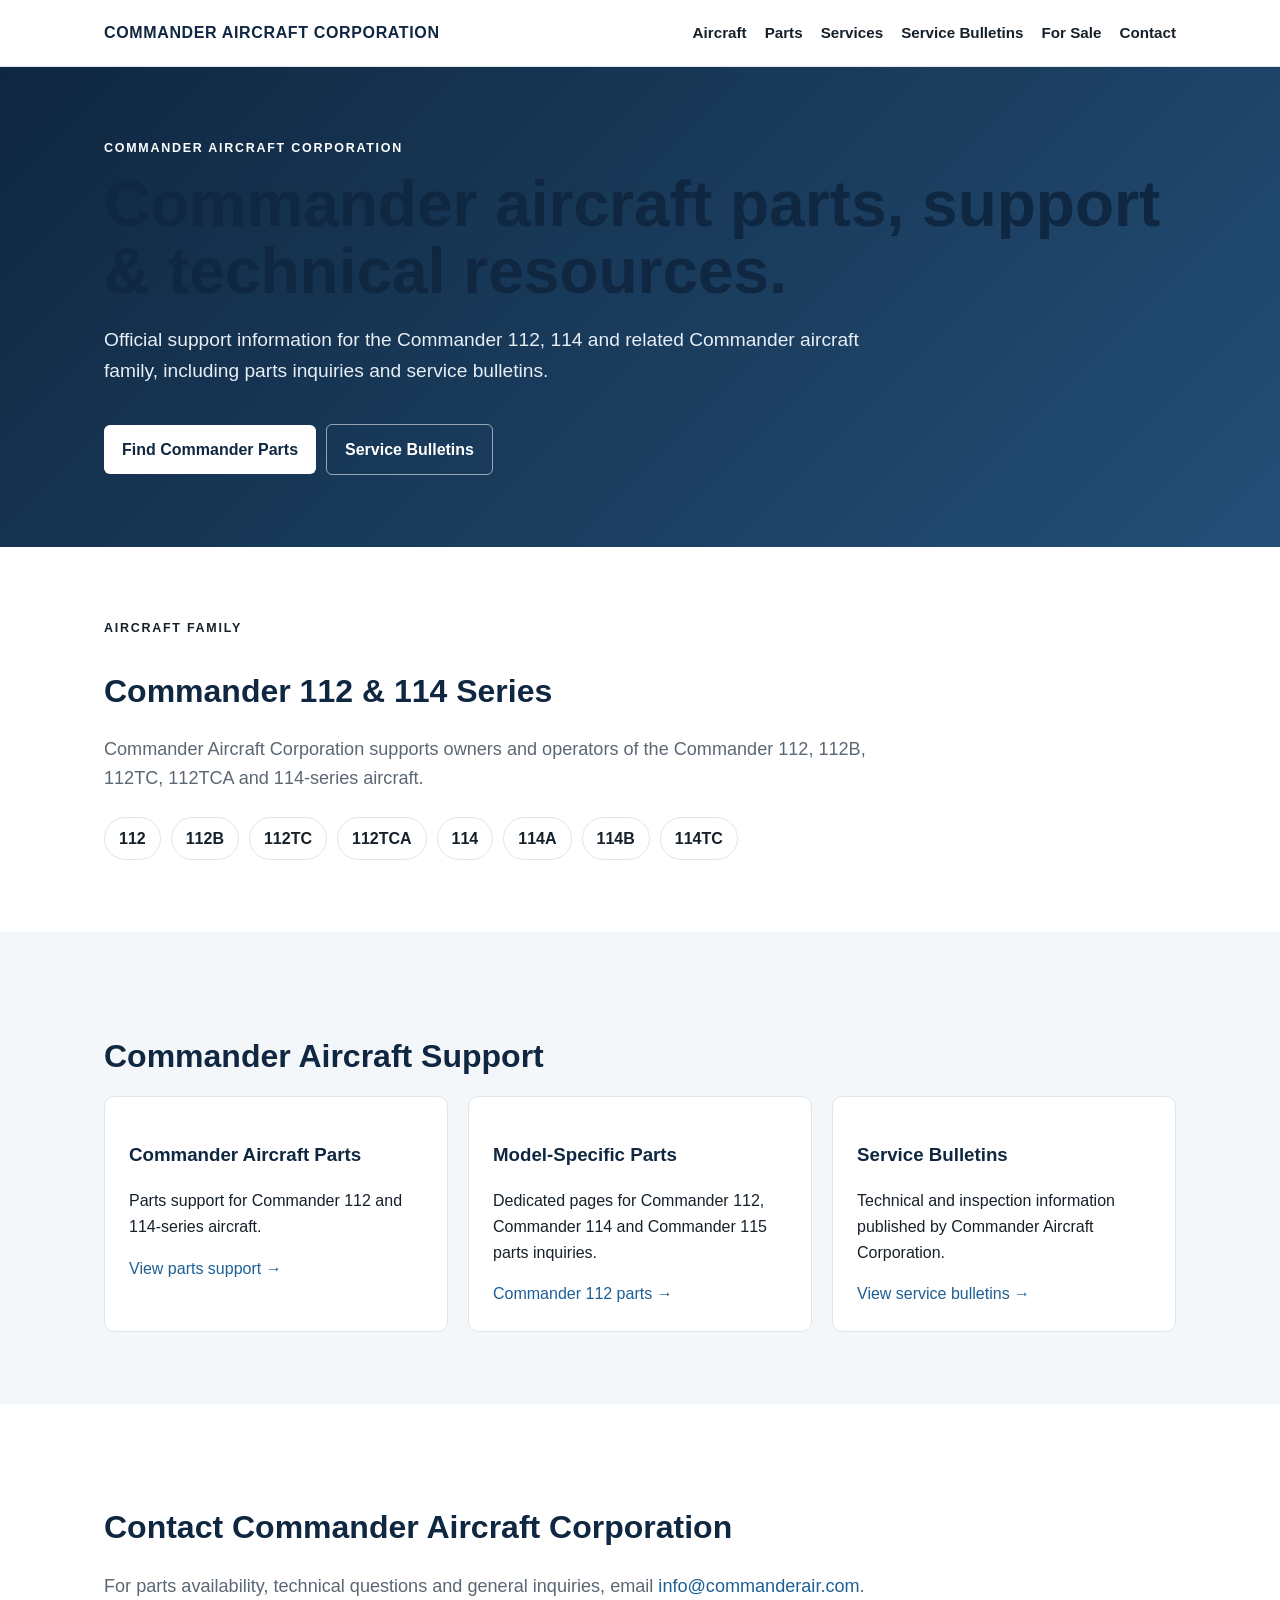
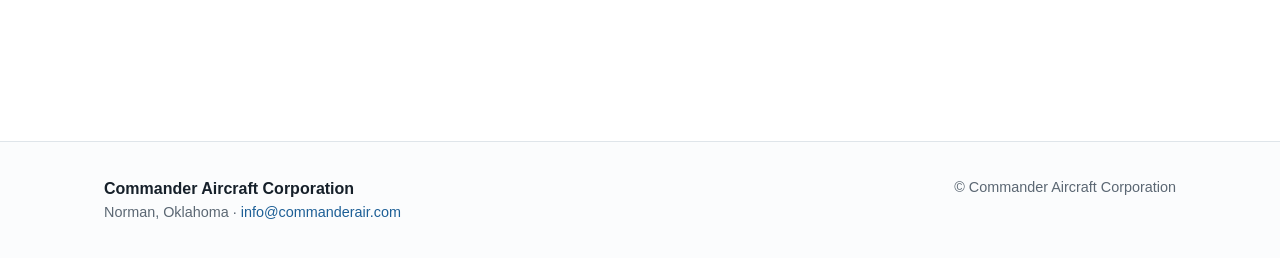
<file: index.html>
<!doctype html><html lang="en"><head><meta charset="utf-8"><meta name="viewport" content="width=device-width,initial-scale=1"><title>Commander Aircraft Corporation | Parts & Support for Commander 112, 114 & 115</title><meta name="description" content="Official Commander Aircraft Corporation website for Commander aircraft parts, technical support and service information for Commander 112, 114 and 115 aircraft."><link rel="canonical" href="https://commanderair.com/"><link rel="stylesheet" href="styles.css"><script type="application/ld+json">{"@context":"https://schema.org","@graph":[{"@type":"Organization","name":"Commander Aircraft Corporation","url":"https://commanderair.com/","email":"info@commanderair.com","address":{"@type":"PostalAddress","addressLocality":"Norman","addressRegion":"OK","addressCountry":"US"}},{"@type":"WebSite","name":"Commander Aircraft Corporation","alternateName":"Commander Aircraft","url":"https://commanderair.com/"}]}</script></head><body><header><nav class="nav"><a class="brand" href="index.html">COMMANDER AIRCRAFT CORPORATION</a><div class="links"><a href="aircraft.html">Aircraft</a><a href="commander-aircraft-parts.html">Parts</a><a href="services.html">Services</a><a href="service-bulletins.html">Service Bulletins</a><a href="aircraft-for-sale.html">For Sale</a><a href="contact.html">Contact</a></div></nav></header><section class="hero"><div class="hero-inner"><div class="eyebrow">Commander Aircraft Corporation</div><h1>Commander aircraft parts, support & technical resources.</h1><p>Official support information for the Commander 112, 114 and related Commander aircraft family, including parts inquiries and service bulletins.</p><a class="cta" href="commander-aircraft-parts.html">Find Commander Parts</a><a class="cta secondary" href="service-bulletins.html">Service Bulletins</a></div></section>
<section class="section"><div class="kicker">Aircraft Family</div><h2>Commander 112 & 114 Series</h2><p class="lead">Commander Aircraft Corporation supports owners and operators of the Commander 112, 112B, 112TC, 112TCA and 114-series aircraft.</p><div class="model-list"><div class="pill">112</div><div class="pill">112B</div><div class="pill">112TC</div><div class="pill">112TCA</div><div class="pill">114</div><div class="pill">114A</div><div class="pill">114B</div><div class="pill">114TC</div></div></section>
<section class="band"><div class="section"><h2>Commander Aircraft Support</h2><div class="grid"><div class="card"><h3>Commander Aircraft Parts</h3><p>Parts support for Commander 112 and 114-series aircraft.</p><a href="commander-aircraft-parts.html">View parts support →</a></div><div class="card"><h3>Model-Specific Parts</h3><p>Dedicated pages for Commander 112, Commander 114 and Commander 115 parts inquiries.</p><a href="commander-112-parts.html">Commander 112 parts →</a></div><div class="card"><h3>Service Bulletins</h3><p>Technical and inspection information published by Commander Aircraft Corporation.</p><a href="service-bulletins.html">View service bulletins →</a></div></div></div></section>
<section class="section"><h2>Contact Commander Aircraft Corporation</h2><p class="lead">For parts availability, technical questions and general inquiries, email <a href="mailto:info@commanderair.com">info@commanderair.com</a>.</p></section><footer class="footer"><div class="section"><div><strong>Commander Aircraft Corporation</strong><div class="small">Norman, Oklahoma · <a href="mailto:info@commanderair.com">info@commanderair.com</a></div></div><div class="small">© Commander Aircraft Corporation</div></div></footer></body></html>
</file>
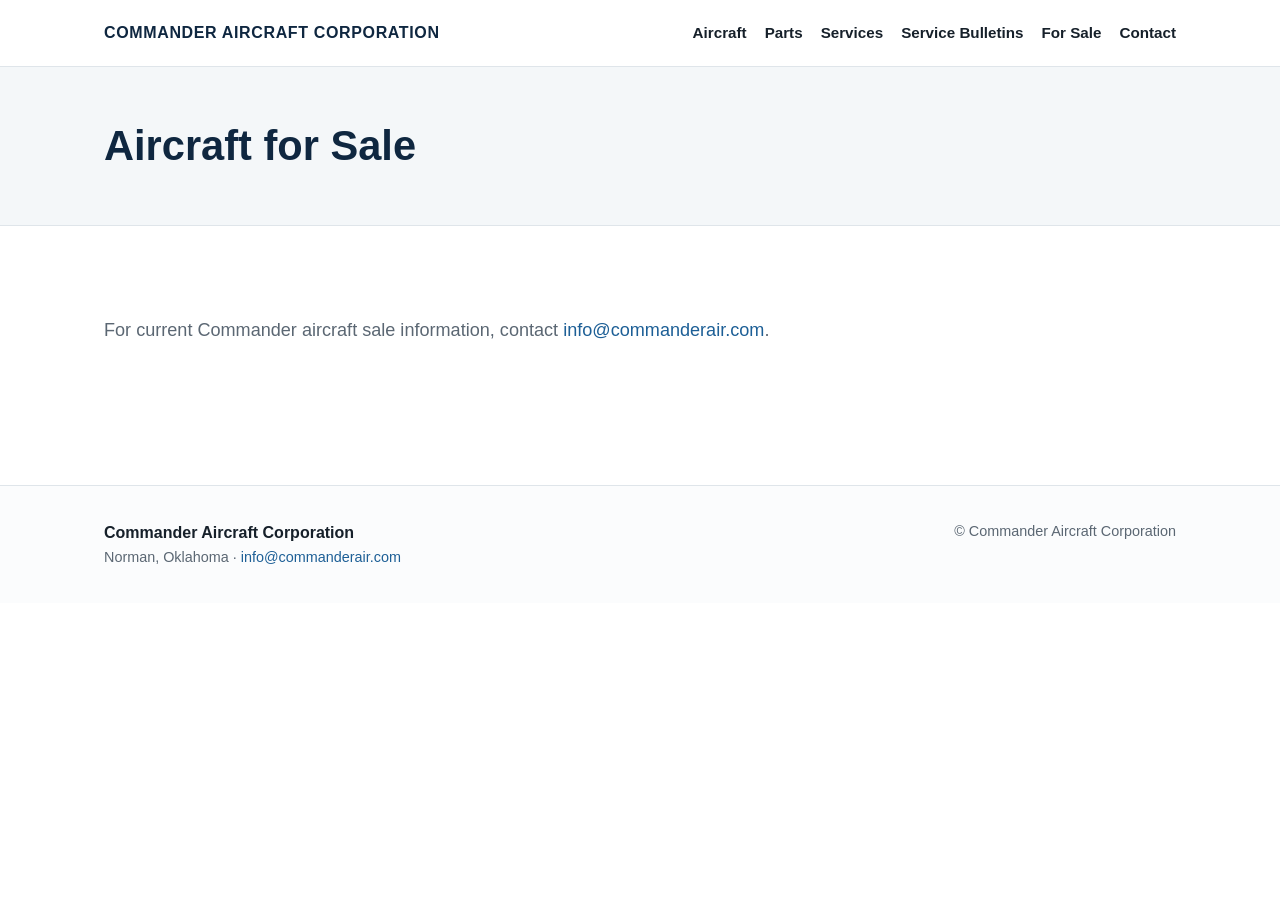
<file: aircraft-for-sale.html>
<!doctype html><html lang="en"><head><meta charset="utf-8"><meta name="viewport" content="width=device-width,initial-scale=1"><title>Commander Aircraft for Sale</title><meta name="description" content="Contact Commander Aircraft Corporation for current aircraft sale information."><link rel="canonical" href="https://commanderair.com/aircraft-for-sale.html"><link rel="stylesheet" href="styles.css"></head><body><header><nav class="nav"><a class="brand" href="index.html">COMMANDER AIRCRAFT CORPORATION</a><div class="links"><a href="aircraft.html">Aircraft</a><a href="commander-aircraft-parts.html">Parts</a><a href="services.html">Services</a><a href="service-bulletins.html">Service Bulletins</a><a href="aircraft-for-sale.html">For Sale</a><a href="contact.html">Contact</a></div></nav></header><div class="page-hero"><div class="section"><h1>Aircraft for Sale</h1></div></div><main class="section"><p class="lead">For current Commander aircraft sale information, contact <a href="mailto:info@commanderair.com">info@commanderair.com</a>.</p></main><footer class="footer"><div class="section"><div><strong>Commander Aircraft Corporation</strong><div class="small">Norman, Oklahoma · <a href="mailto:info@commanderair.com">info@commanderair.com</a></div></div><div class="small">© Commander Aircraft Corporation</div></div></footer></body></html>
</file>
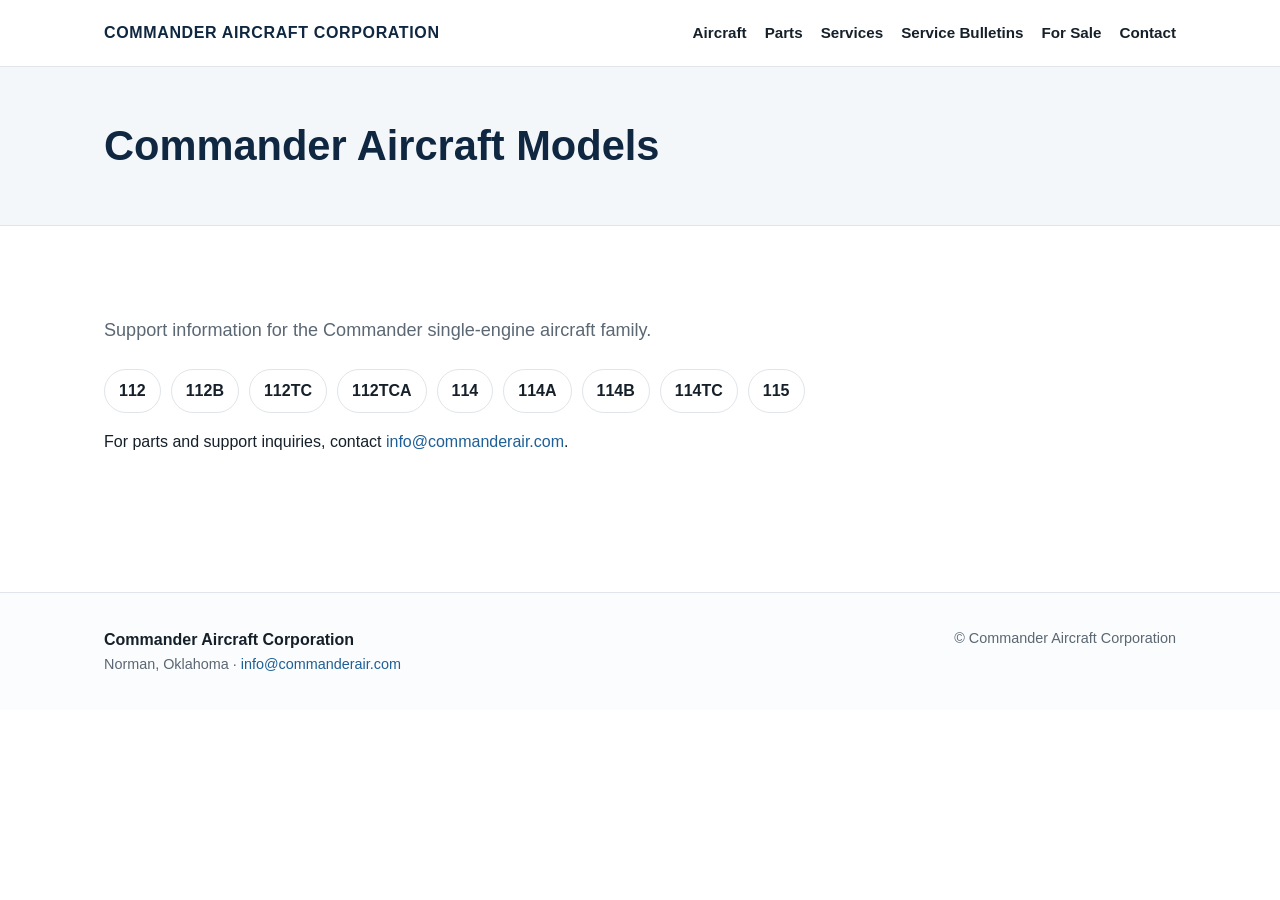
<file: aircraft.html>
<!doctype html><html lang="en"><head><meta charset="utf-8"><meta name="viewport" content="width=device-width,initial-scale=1"><title>Commander Aircraft Models | Commander 112, 114 & 115</title><meta name="description" content="Commander aircraft model support information for Commander 112, 114 and 115 aircraft."><link rel="canonical" href="https://commanderair.com/aircraft.html"><link rel="stylesheet" href="styles.css"></head><body><header><nav class="nav"><a class="brand" href="index.html">COMMANDER AIRCRAFT CORPORATION</a><div class="links"><a href="aircraft.html">Aircraft</a><a href="commander-aircraft-parts.html">Parts</a><a href="services.html">Services</a><a href="service-bulletins.html">Service Bulletins</a><a href="aircraft-for-sale.html">For Sale</a><a href="contact.html">Contact</a></div></nav></header><div class="page-hero"><div class="section"><h1>Commander Aircraft Models</h1></div></div><main class="section"><p class="lead">Support information for the Commander single-engine aircraft family.</p><div class="model-list"><div class="pill">112</div><div class="pill">112B</div><div class="pill">112TC</div><div class="pill">112TCA</div><div class="pill">114</div><div class="pill">114A</div><div class="pill">114B</div><div class="pill">114TC</div><div class="pill">115</div></div><p>For parts and support inquiries, contact <a href="mailto:info@commanderair.com">info@commanderair.com</a>.</p></main><footer class="footer"><div class="section"><div><strong>Commander Aircraft Corporation</strong><div class="small">Norman, Oklahoma · <a href="mailto:info@commanderair.com">info@commanderair.com</a></div></div><div class="small">© Commander Aircraft Corporation</div></div></footer></body></html>
</file>
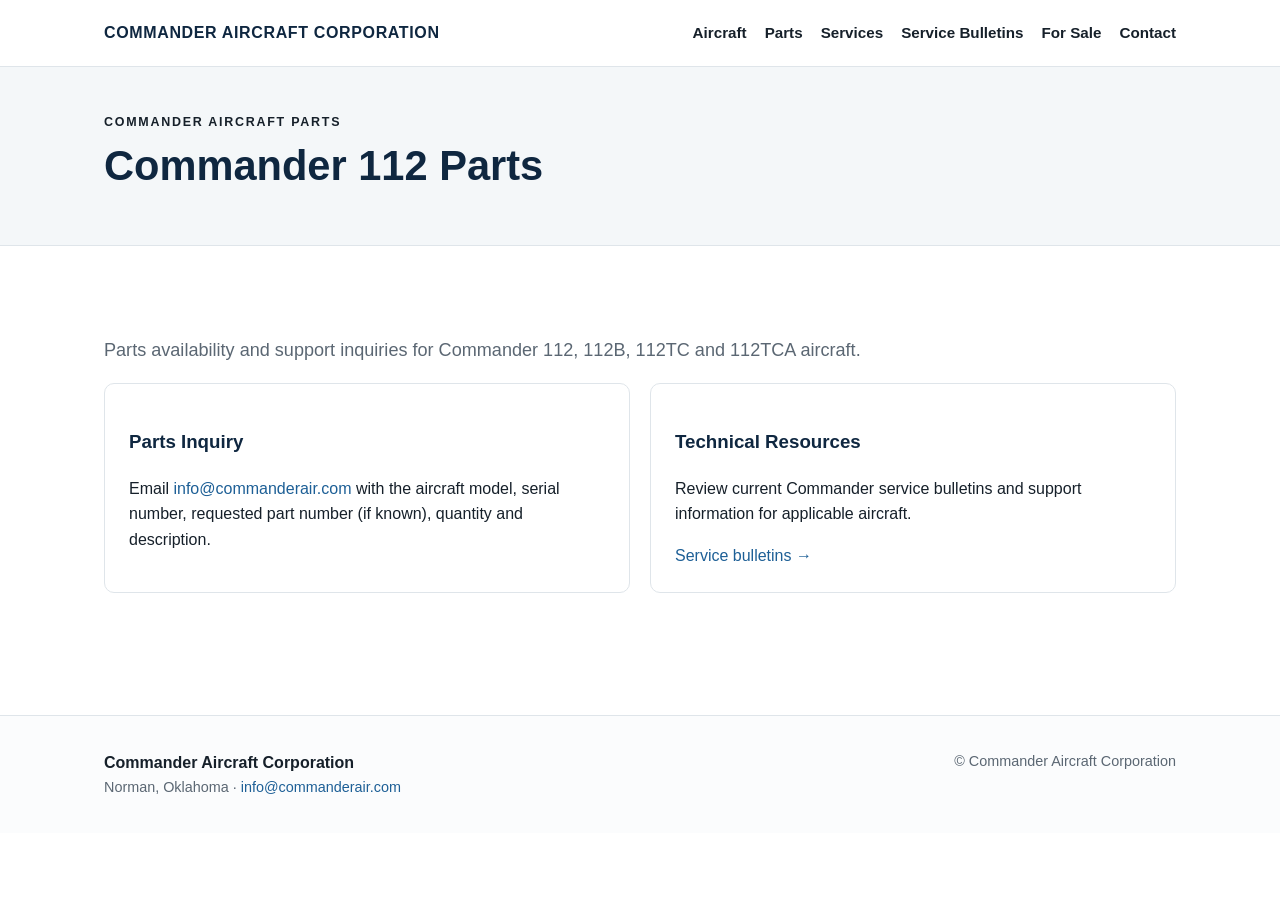
<file: commander-112-parts.html>
<!doctype html><html lang="en"><head><meta charset="utf-8"><meta name="viewport" content="width=device-width,initial-scale=1"><title>Commander 112 Parts | Commander Aircraft Corporation</title><meta name="description" content="Commander 112 aircraft parts availability and support from Commander Aircraft Corporation."><link rel="canonical" href="https://commanderair.com/commander-112-parts.html"><link rel="stylesheet" href="styles.css"></head><body><header><nav class="nav"><a class="brand" href="index.html">COMMANDER AIRCRAFT CORPORATION</a><div class="links"><a href="aircraft.html">Aircraft</a><a href="commander-aircraft-parts.html">Parts</a><a href="services.html">Services</a><a href="service-bulletins.html">Service Bulletins</a><a href="aircraft-for-sale.html">For Sale</a><a href="contact.html">Contact</a></div></nav></header><div class="page-hero"><div class="section"><div class="kicker">Commander Aircraft Parts</div><h1>Commander 112 Parts</h1></div></div><main class="section"><p class="lead">Parts availability and support inquiries for Commander 112, 112B, 112TC and 112TCA aircraft.</p><div class="two grid"><div class="card"><h3>Parts Inquiry</h3><p>Email <a href="mailto:info@commanderair.com">info@commanderair.com</a> with the aircraft model, serial number, requested part number (if known), quantity and description.</p></div><div class="card"><h3>Technical Resources</h3><p>Review current Commander service bulletins and support information for applicable aircraft.</p><a href="service-bulletins.html">Service bulletins →</a></div></div></main><footer class="footer"><div class="section"><div><strong>Commander Aircraft Corporation</strong><div class="small">Norman, Oklahoma · <a href="mailto:info@commanderair.com">info@commanderair.com</a></div></div><div class="small">© Commander Aircraft Corporation</div></div></footer></body></html>
</file>
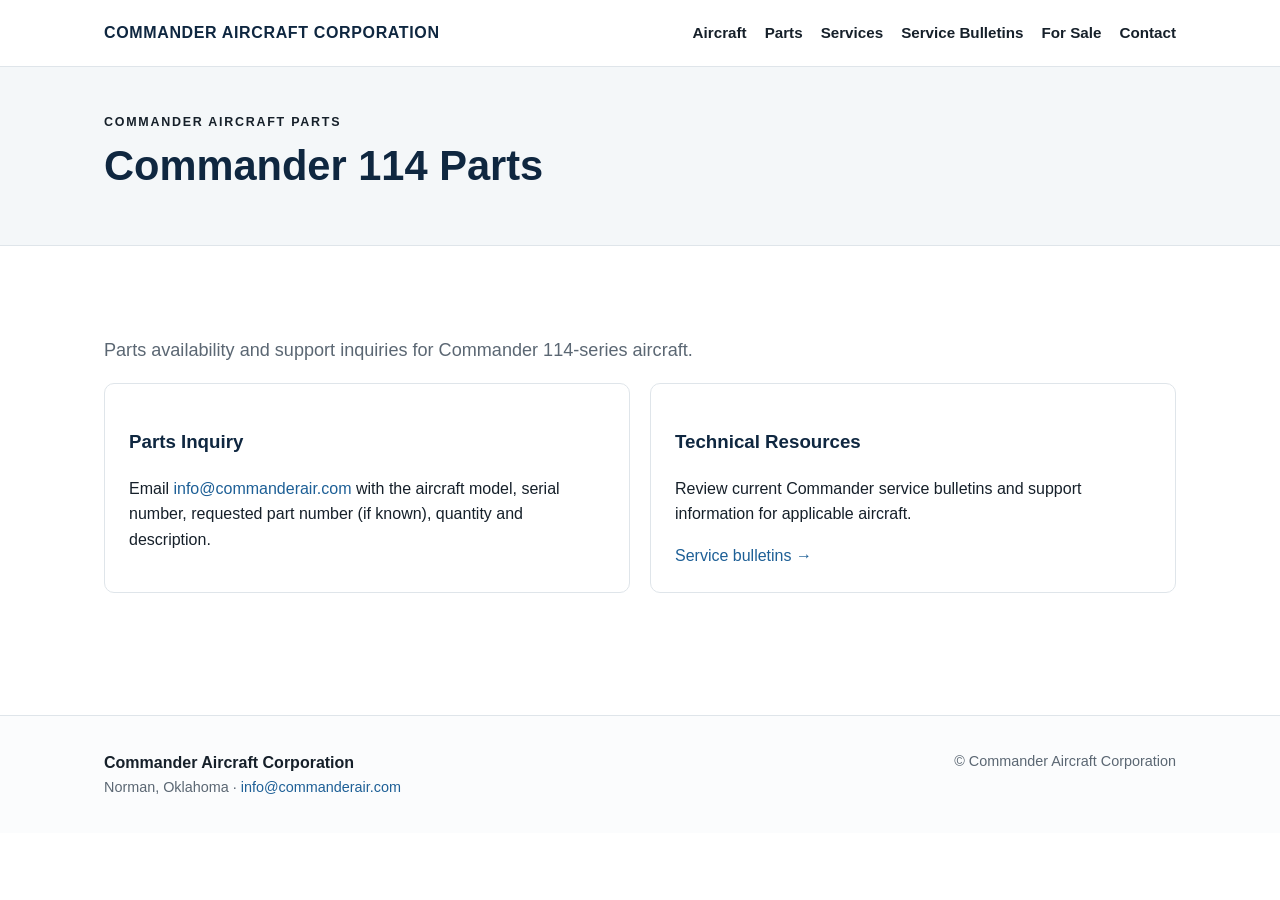
<file: commander-114-parts.html>
<!doctype html><html lang="en"><head><meta charset="utf-8"><meta name="viewport" content="width=device-width,initial-scale=1"><title>Commander 114 Parts | Commander Aircraft Corporation</title><meta name="description" content="Commander 114 aircraft parts availability and support from Commander Aircraft Corporation."><link rel="canonical" href="https://commanderair.com/commander-114-parts.html"><link rel="stylesheet" href="styles.css"></head><body><header><nav class="nav"><a class="brand" href="index.html">COMMANDER AIRCRAFT CORPORATION</a><div class="links"><a href="aircraft.html">Aircraft</a><a href="commander-aircraft-parts.html">Parts</a><a href="services.html">Services</a><a href="service-bulletins.html">Service Bulletins</a><a href="aircraft-for-sale.html">For Sale</a><a href="contact.html">Contact</a></div></nav></header><div class="page-hero"><div class="section"><div class="kicker">Commander Aircraft Parts</div><h1>Commander 114 Parts</h1></div></div><main class="section"><p class="lead">Parts availability and support inquiries for Commander 114-series aircraft.</p><div class="two grid"><div class="card"><h3>Parts Inquiry</h3><p>Email <a href="mailto:info@commanderair.com">info@commanderair.com</a> with the aircraft model, serial number, requested part number (if known), quantity and description.</p></div><div class="card"><h3>Technical Resources</h3><p>Review current Commander service bulletins and support information for applicable aircraft.</p><a href="service-bulletins.html">Service bulletins →</a></div></div></main><footer class="footer"><div class="section"><div><strong>Commander Aircraft Corporation</strong><div class="small">Norman, Oklahoma · <a href="mailto:info@commanderair.com">info@commanderair.com</a></div></div><div class="small">© Commander Aircraft Corporation</div></div></footer></body></html>
</file>
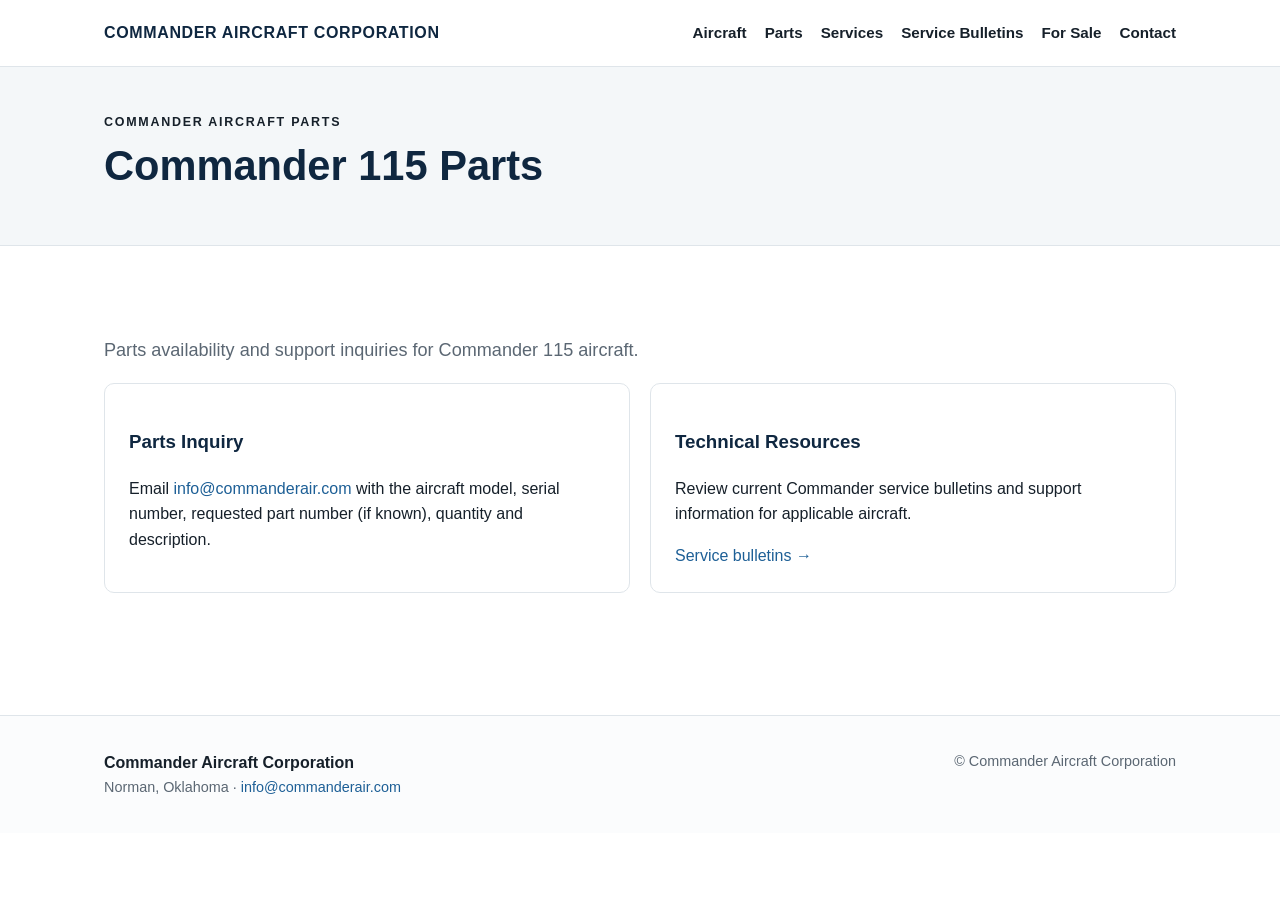
<file: commander-115-parts.html>
<!doctype html><html lang="en"><head><meta charset="utf-8"><meta name="viewport" content="width=device-width,initial-scale=1"><title>Commander 115 Parts | Commander Aircraft Corporation</title><meta name="description" content="Commander 115 aircraft parts availability and support from Commander Aircraft Corporation."><link rel="canonical" href="https://commanderair.com/commander-115-parts.html"><link rel="stylesheet" href="styles.css"></head><body><header><nav class="nav"><a class="brand" href="index.html">COMMANDER AIRCRAFT CORPORATION</a><div class="links"><a href="aircraft.html">Aircraft</a><a href="commander-aircraft-parts.html">Parts</a><a href="services.html">Services</a><a href="service-bulletins.html">Service Bulletins</a><a href="aircraft-for-sale.html">For Sale</a><a href="contact.html">Contact</a></div></nav></header><div class="page-hero"><div class="section"><div class="kicker">Commander Aircraft Parts</div><h1>Commander 115 Parts</h1></div></div><main class="section"><p class="lead">Parts availability and support inquiries for Commander 115 aircraft.</p><div class="two grid"><div class="card"><h3>Parts Inquiry</h3><p>Email <a href="mailto:info@commanderair.com">info@commanderair.com</a> with the aircraft model, serial number, requested part number (if known), quantity and description.</p></div><div class="card"><h3>Technical Resources</h3><p>Review current Commander service bulletins and support information for applicable aircraft.</p><a href="service-bulletins.html">Service bulletins →</a></div></div></main><footer class="footer"><div class="section"><div><strong>Commander Aircraft Corporation</strong><div class="small">Norman, Oklahoma · <a href="mailto:info@commanderair.com">info@commanderair.com</a></div></div><div class="small">© Commander Aircraft Corporation</div></div></footer></body></html>
</file>
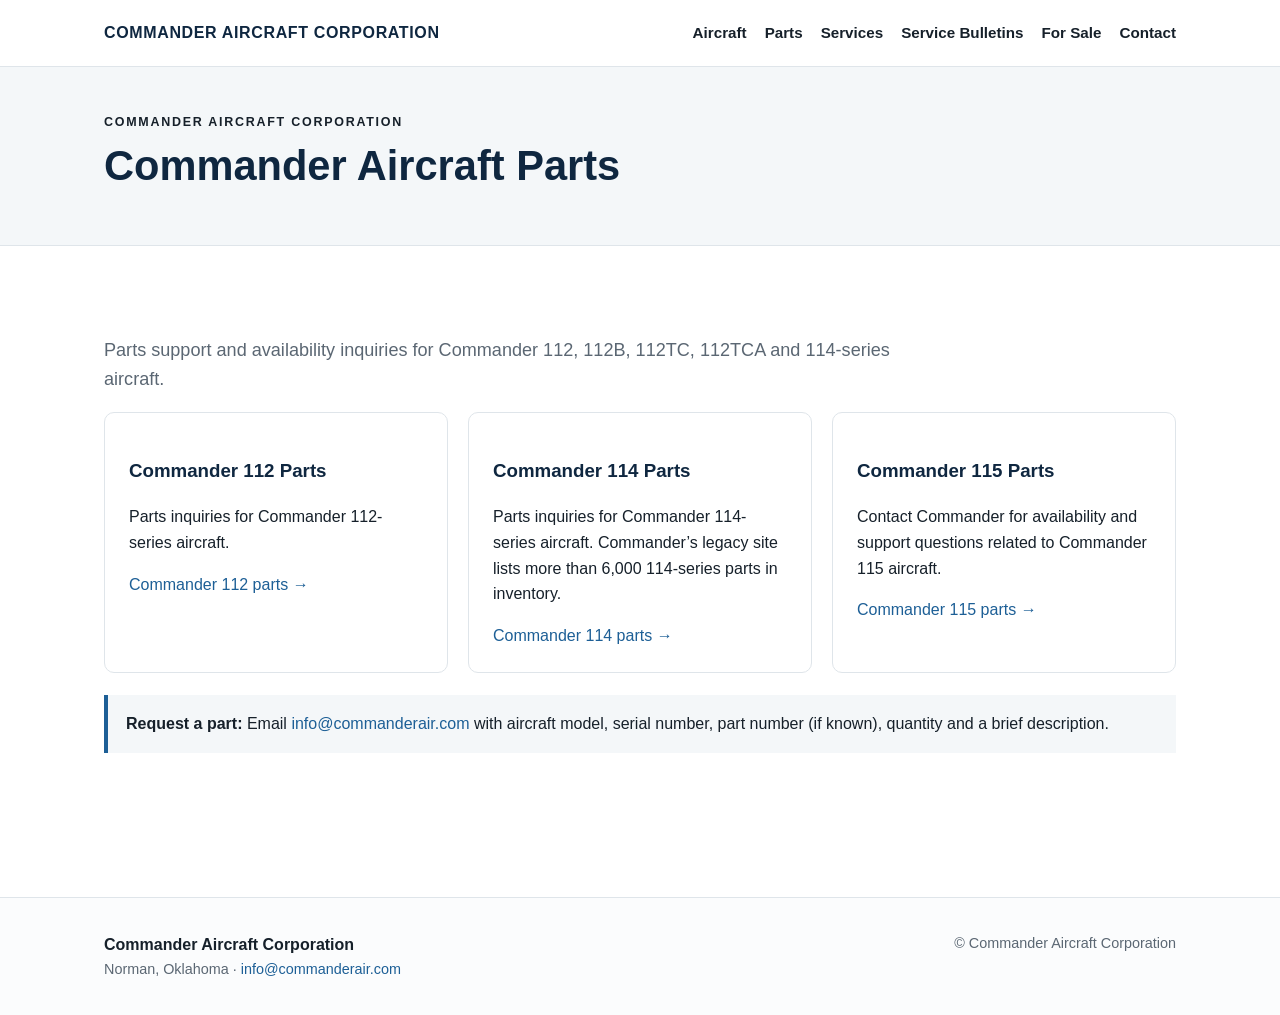
<file: commander-aircraft-parts.html>
<!doctype html><html lang="en"><head><meta charset="utf-8"><meta name="viewport" content="width=device-width,initial-scale=1"><title>Commander Aircraft Parts | Commander 112, 114 & 115 Parts</title><meta name="description" content="Commander aircraft parts support for Commander 112, 112B, 112TC, 112TCA, 114 and 115 aircraft."><link rel="canonical" href="https://commanderair.com/commander-aircraft-parts.html"><link rel="stylesheet" href="styles.css"></head><body><header><nav class="nav"><a class="brand" href="index.html">COMMANDER AIRCRAFT CORPORATION</a><div class="links"><a href="aircraft.html">Aircraft</a><a href="commander-aircraft-parts.html">Parts</a><a href="services.html">Services</a><a href="service-bulletins.html">Service Bulletins</a><a href="aircraft-for-sale.html">For Sale</a><a href="contact.html">Contact</a></div></nav></header><div class="page-hero"><div class="section"><div class="kicker">Commander Aircraft Corporation</div><h1>Commander Aircraft Parts</h1></div></div><main class="section"><p class="lead">Parts support and availability inquiries for Commander 112, 112B, 112TC, 112TCA and 114-series aircraft.</p><div class="grid"><div class="card"><h3>Commander 112 Parts</h3><p>Parts inquiries for Commander 112-series aircraft.</p><a href="commander-112-parts.html">Commander 112 parts →</a></div><div class="card"><h3>Commander 114 Parts</h3><p>Parts inquiries for Commander 114-series aircraft. Commander’s legacy site lists more than 6,000 114-series parts in inventory.</p><a href="commander-114-parts.html">Commander 114 parts →</a></div><div class="card"><h3>Commander 115 Parts</h3><p>Contact Commander for availability and support questions related to Commander 115 aircraft.</p><a href="commander-115-parts.html">Commander 115 parts →</a></div></div><div class="notice"><strong>Request a part:</strong> Email <a href="mailto:info@commanderair.com">info@commanderair.com</a> with aircraft model, serial number, part number (if known), quantity and a brief description.</div></main><footer class="footer"><div class="section"><div><strong>Commander Aircraft Corporation</strong><div class="small">Norman, Oklahoma · <a href="mailto:info@commanderair.com">info@commanderair.com</a></div></div><div class="small">© Commander Aircraft Corporation</div></div></footer></body></html>
</file>
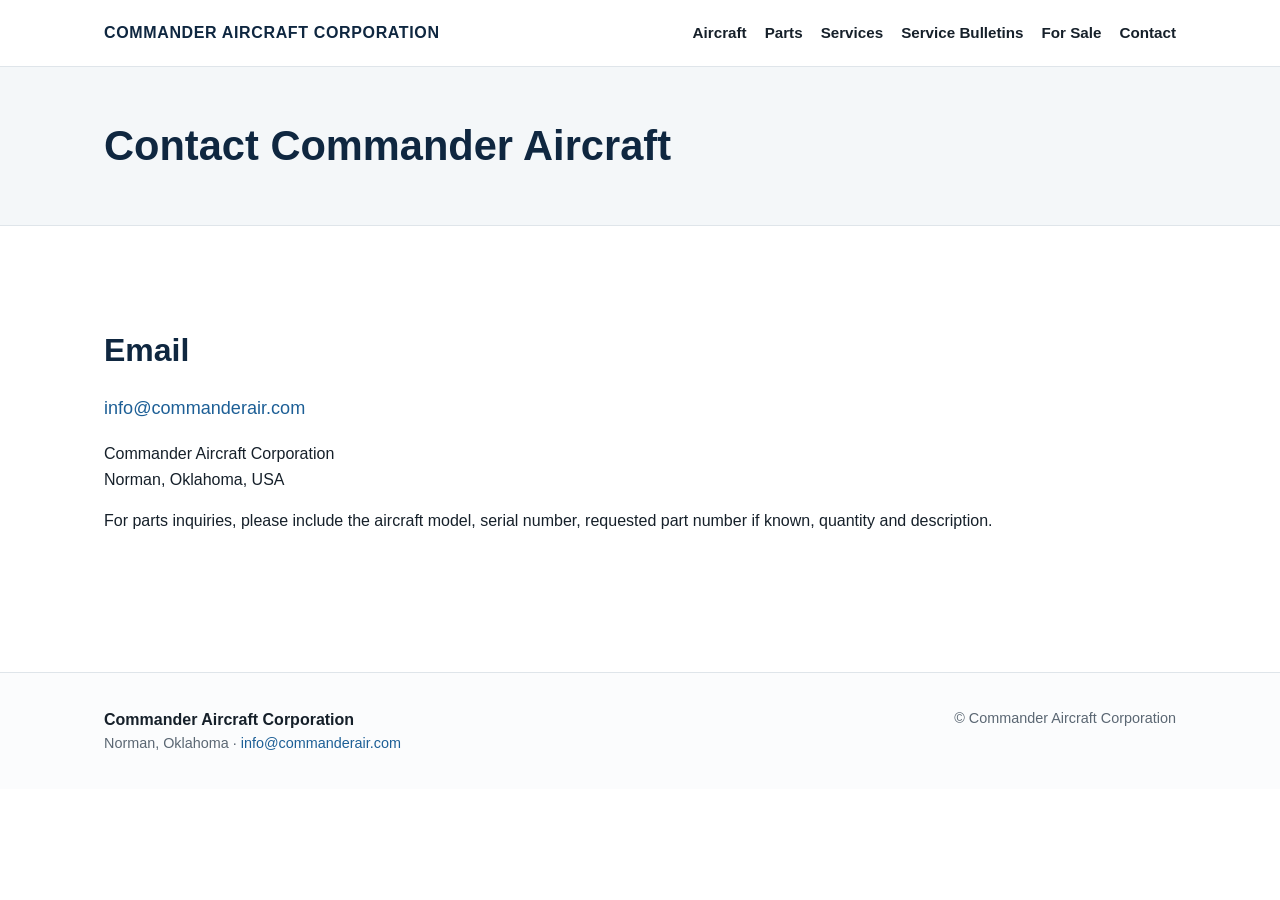
<file: contact.html>
<!doctype html><html lang="en"><head><meta charset="utf-8"><meta name="viewport" content="width=device-width,initial-scale=1"><title>Contact Commander Aircraft Corporation</title><meta name="description" content="Contact Commander Aircraft Corporation in Norman, Oklahoma for parts and support inquiries."><link rel="canonical" href="https://commanderair.com/contact.html"><link rel="stylesheet" href="styles.css"></head><body><header><nav class="nav"><a class="brand" href="index.html">COMMANDER AIRCRAFT CORPORATION</a><div class="links"><a href="aircraft.html">Aircraft</a><a href="commander-aircraft-parts.html">Parts</a><a href="services.html">Services</a><a href="service-bulletins.html">Service Bulletins</a><a href="aircraft-for-sale.html">For Sale</a><a href="contact.html">Contact</a></div></nav></header><div class="page-hero"><div class="section"><h1>Contact Commander Aircraft</h1></div></div><main class="section"><h2>Email</h2><p class="lead"><a href="mailto:info@commanderair.com">info@commanderair.com</a></p><p>Commander Aircraft Corporation<br>Norman, Oklahoma, USA</p><p>For parts inquiries, please include the aircraft model, serial number, requested part number if known, quantity and description.</p></main><footer class="footer"><div class="section"><div><strong>Commander Aircraft Corporation</strong><div class="small">Norman, Oklahoma · <a href="mailto:info@commanderair.com">info@commanderair.com</a></div></div><div class="small">© Commander Aircraft Corporation</div></div></footer></body></html>
</file>
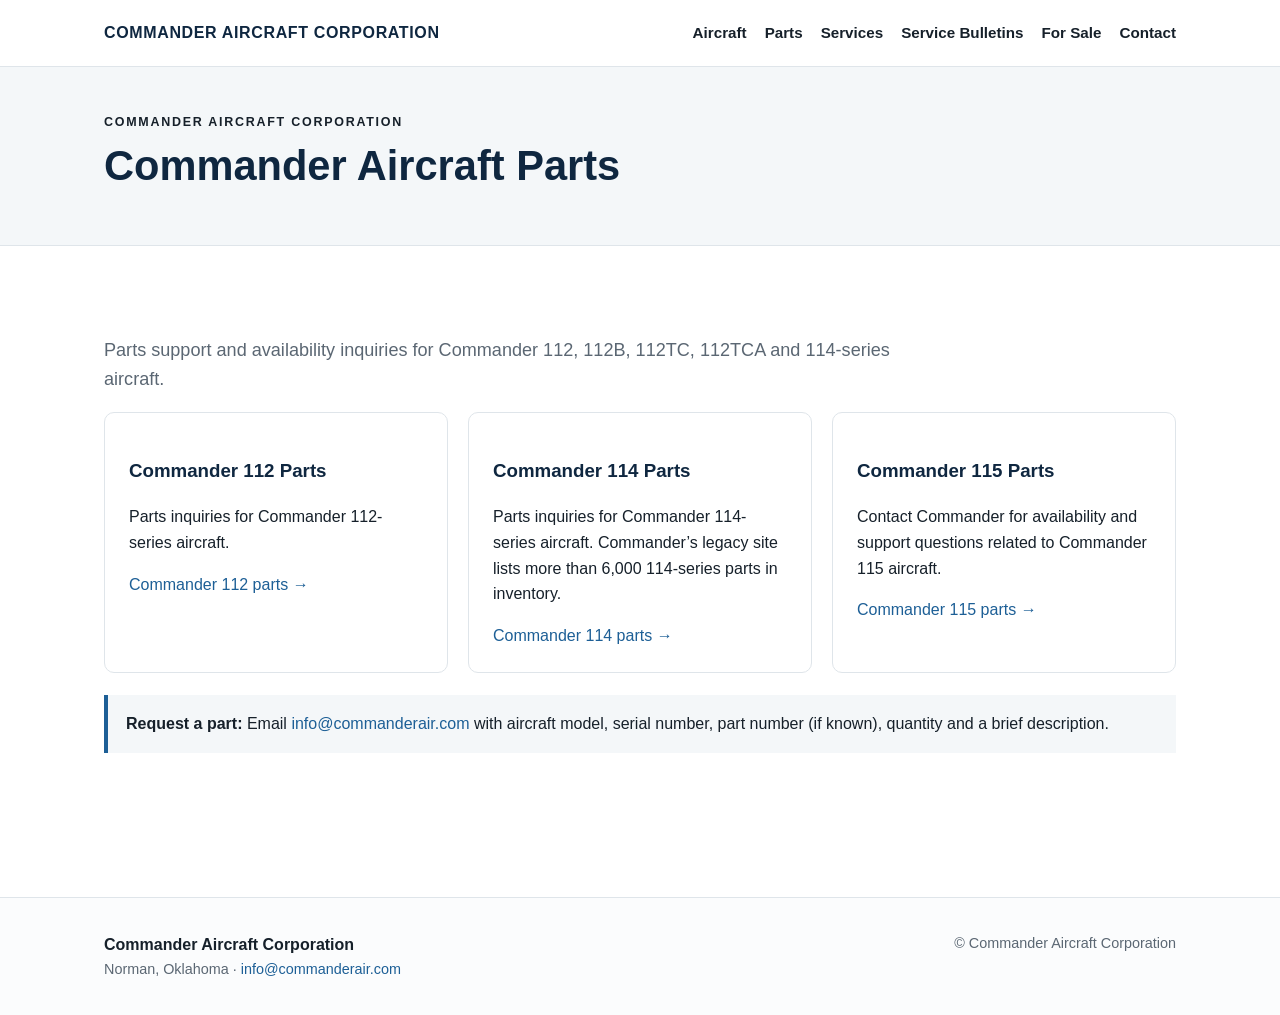
<file: parts.html>
<!doctype html><html><head><meta charset="utf-8"><meta http-equiv="refresh" content="0; url=commander-aircraft-parts.html"><link rel="canonical" href="https://commanderair.com/commander-aircraft-parts.html"></head><body><a href="commander-aircraft-parts.html">Commander Aircraft Parts</a></body></html>
</file>
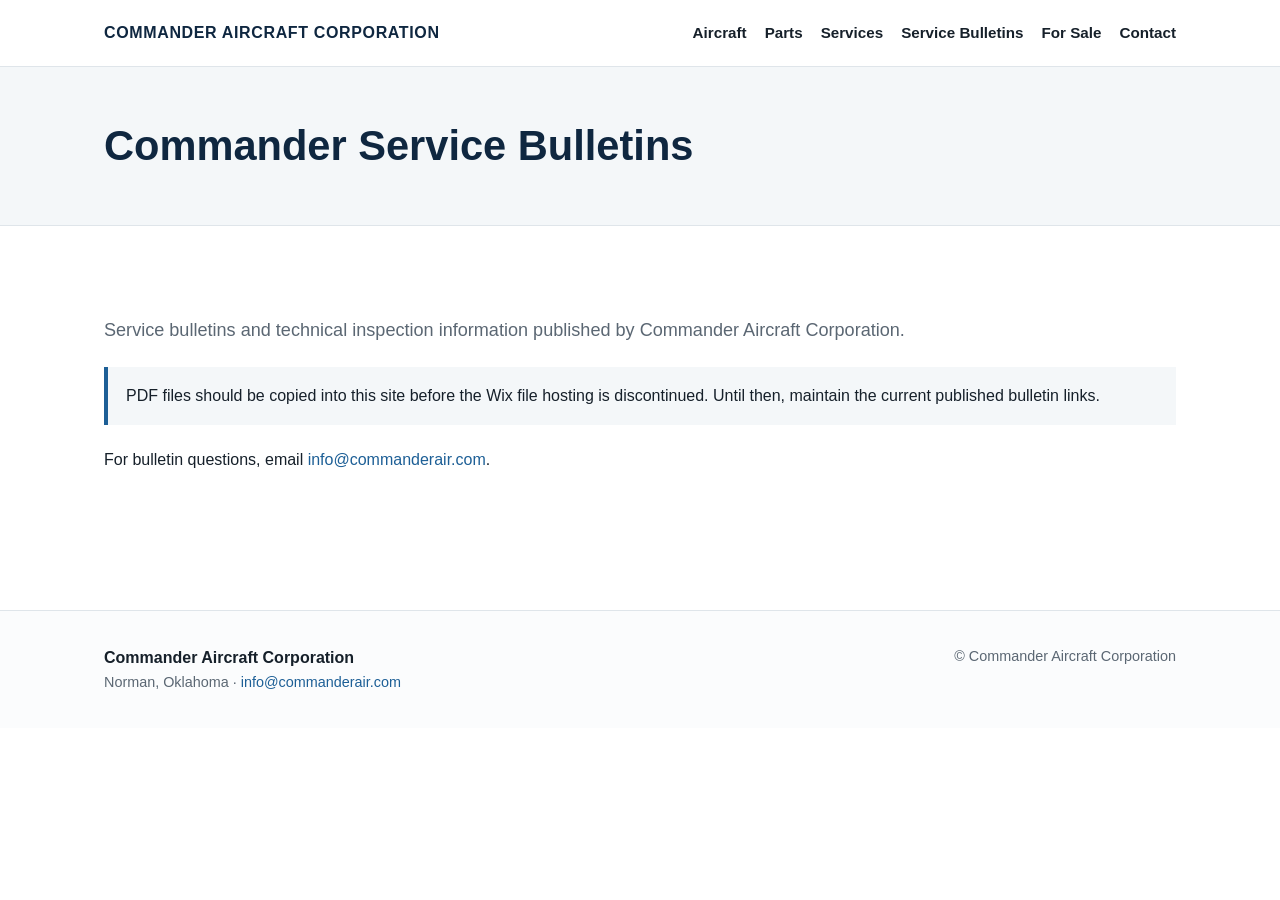
<file: service-bulletins.html>
<!doctype html><html lang="en"><head><meta charset="utf-8"><meta name="viewport" content="width=device-width,initial-scale=1"><title>Commander Aircraft Service Bulletins</title><meta name="description" content="Commander Aircraft Corporation service bulletins and technical inspection information."><link rel="canonical" href="https://commanderair.com/service-bulletins.html"><link rel="stylesheet" href="styles.css"></head><body><header><nav class="nav"><a class="brand" href="index.html">COMMANDER AIRCRAFT CORPORATION</a><div class="links"><a href="aircraft.html">Aircraft</a><a href="commander-aircraft-parts.html">Parts</a><a href="services.html">Services</a><a href="service-bulletins.html">Service Bulletins</a><a href="aircraft-for-sale.html">For Sale</a><a href="contact.html">Contact</a></div></nav></header><div class="page-hero"><div class="section"><h1>Commander Service Bulletins</h1></div></div><main class="section"><p class="lead">Service bulletins and technical inspection information published by Commander Aircraft Corporation.</p><div class="notice">PDF files should be copied into this site before the Wix file hosting is discontinued. Until then, maintain the current published bulletin links.</div><p>For bulletin questions, email <a href="mailto:info@commanderair.com">info@commanderair.com</a>.</p></main><footer class="footer"><div class="section"><div><strong>Commander Aircraft Corporation</strong><div class="small">Norman, Oklahoma · <a href="mailto:info@commanderair.com">info@commanderair.com</a></div></div><div class="small">© Commander Aircraft Corporation</div></div></footer></body></html>
</file>
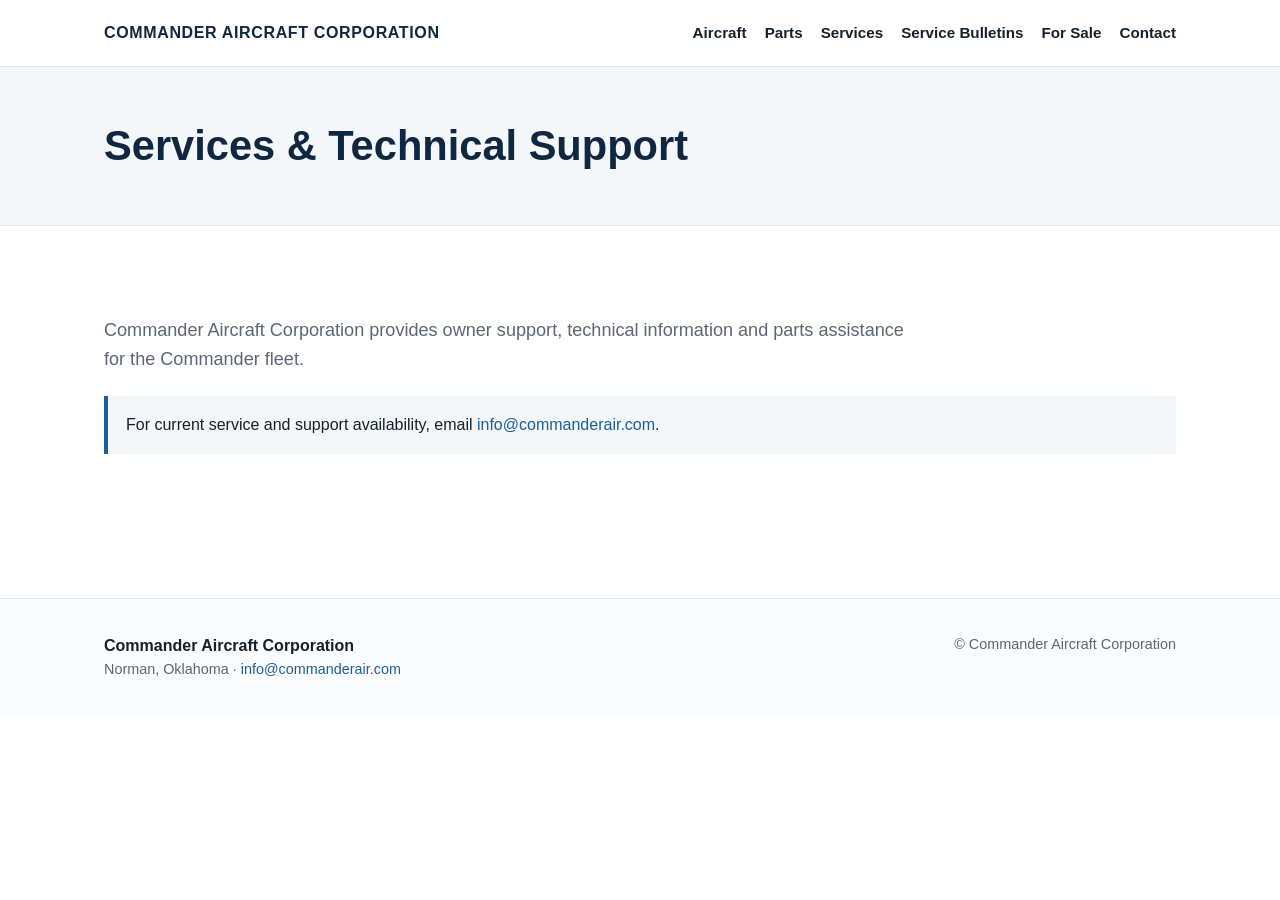
<file: services.html>
<!doctype html><html lang="en"><head><meta charset="utf-8"><meta name="viewport" content="width=device-width,initial-scale=1"><title>Commander Aircraft Services & Technical Support</title><meta name="description" content="Commander aircraft technical support and service information."><link rel="canonical" href="https://commanderair.com/services.html"><link rel="stylesheet" href="styles.css"></head><body><header><nav class="nav"><a class="brand" href="index.html">COMMANDER AIRCRAFT CORPORATION</a><div class="links"><a href="aircraft.html">Aircraft</a><a href="commander-aircraft-parts.html">Parts</a><a href="services.html">Services</a><a href="service-bulletins.html">Service Bulletins</a><a href="aircraft-for-sale.html">For Sale</a><a href="contact.html">Contact</a></div></nav></header><div class="page-hero"><div class="section"><h1>Services & Technical Support</h1></div></div><main class="section"><p class="lead">Commander Aircraft Corporation provides owner support, technical information and parts assistance for the Commander fleet.</p><div class="notice">For current service and support availability, email <a href="mailto:info@commanderair.com">info@commanderair.com</a>.</div></main><footer class="footer"><div class="section"><div><strong>Commander Aircraft Corporation</strong><div class="small">Norman, Oklahoma · <a href="mailto:info@commanderair.com">info@commanderair.com</a></div></div><div class="small">© Commander Aircraft Corporation</div></div></footer></body></html>
</file>
<file: styles.css>
:root{--ink:#16202a;--muted:#5b6773;--line:#dfe5ea;--navy:#0f2740;--blue:#1d5f96;--paper:#fff;--soft:#f4f7f9;--max:1120px}
*{box-sizing:border-box}body{margin:0;font-family:Arial,Helvetica,sans-serif;color:var(--ink);background:var(--paper);line-height:1.6}a{color:var(--blue);text-decoration:none}a:hover{text-decoration:underline}.nav{max-width:var(--max);margin:auto;padding:20px 24px;display:flex;align-items:center;justify-content:space-between;gap:28px}.brand{font-weight:800;letter-spacing:.04em;color:var(--navy)}.links{display:flex;gap:18px;flex-wrap:wrap}.links a{color:var(--ink);font-weight:600;font-size:.95rem}header{border-bottom:1px solid var(--line);background:#fff;position:sticky;top:0;z-index:5}.hero{background:linear-gradient(135deg,#0f2740,#244f77);color:white}.hero-inner,.section{max-width:var(--max);margin:auto;padding:72px 24px}.hero h1{font-size:clamp(2.3rem,5vw,4.6rem);line-height:1.05;margin:12px 0 20px}.hero p{max-width:760px;font-size:1.2rem;color:#e7eef5}.eyebrow,.kicker{text-transform:uppercase;letter-spacing:.14em;font-size:.78rem;font-weight:800}.cta{display:inline-block;margin:18px 10px 0 0;background:white;color:var(--navy);font-weight:800;padding:12px 18px;border-radius:6px}.cta.secondary{background:transparent;color:white;border:1px solid rgba(255,255,255,.55)}h1,h2,h3{color:var(--navy)}h2{font-size:2rem;margin-bottom:14px}.lead{font-size:1.13rem;color:var(--muted);max-width:820px}.grid{display:grid;grid-template-columns:repeat(3,minmax(0,1fr));gap:20px}.card{border:1px solid var(--line);border-radius:10px;padding:24px;background:#fff}.band{background:var(--soft)}.model-list{display:flex;flex-wrap:wrap;gap:10px;margin-top:24px}.pill{border:1px solid var(--line);border-radius:999px;padding:8px 14px;background:white;font-weight:700}.page-hero{background:var(--soft);border-bottom:1px solid var(--line)}.page-hero .section{padding-top:46px;padding-bottom:46px}.page-hero h1{font-size:2.6rem;margin:0}.footer{border-top:1px solid var(--line);margin-top:50px;background:#fbfcfd}.footer .section{padding-top:34px;padding-bottom:34px;display:flex;justify-content:space-between;gap:24px}.small{font-size:.9rem;color:var(--muted)}.notice{padding:16px 18px;border-left:4px solid var(--blue);background:var(--soft);margin:22px 0}.list{padding-left:20px}.two{grid-template-columns:repeat(2,minmax(0,1fr))}@media(max-width:760px){.nav{align-items:flex-start;flex-direction:column}.links{gap:12px}.grid,.two{grid-template-columns:1fr}.hero-inner,.section{padding:48px 20px}.footer .section{flex-direction:column}}
</file>
